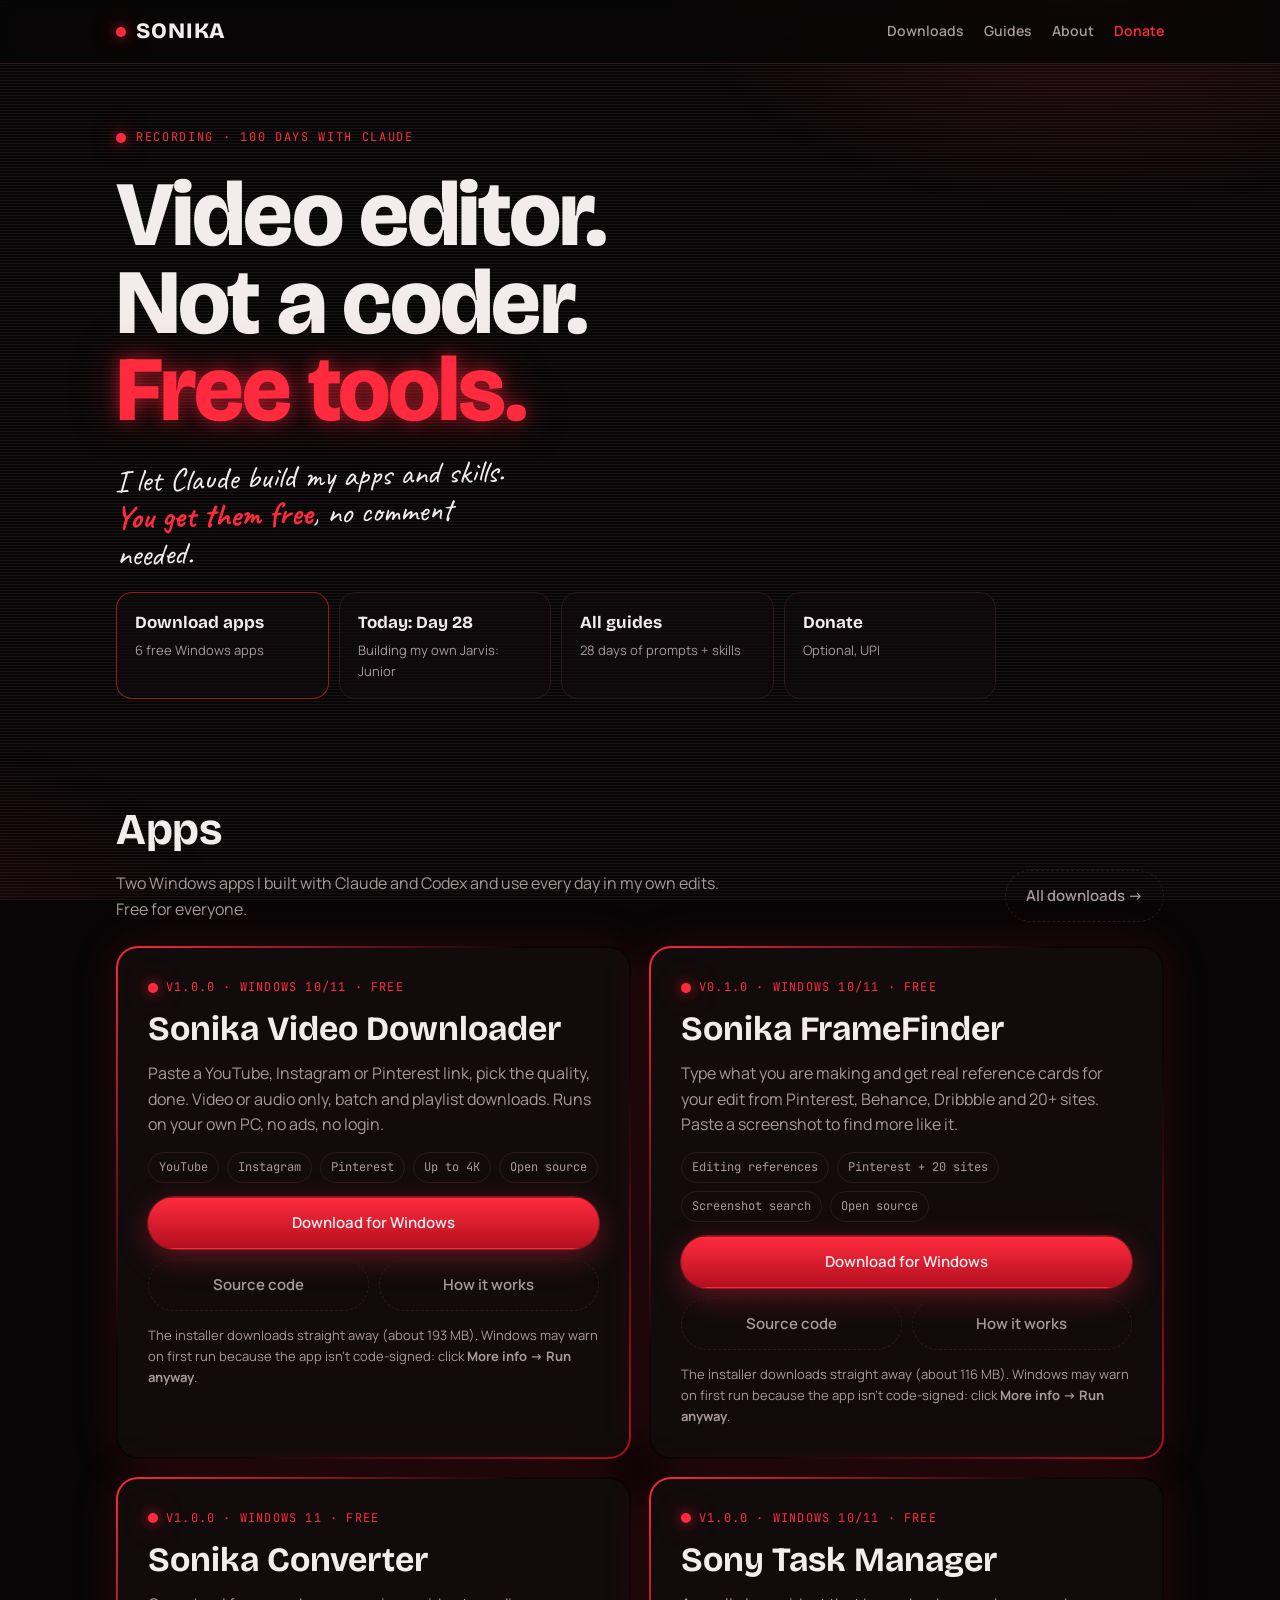
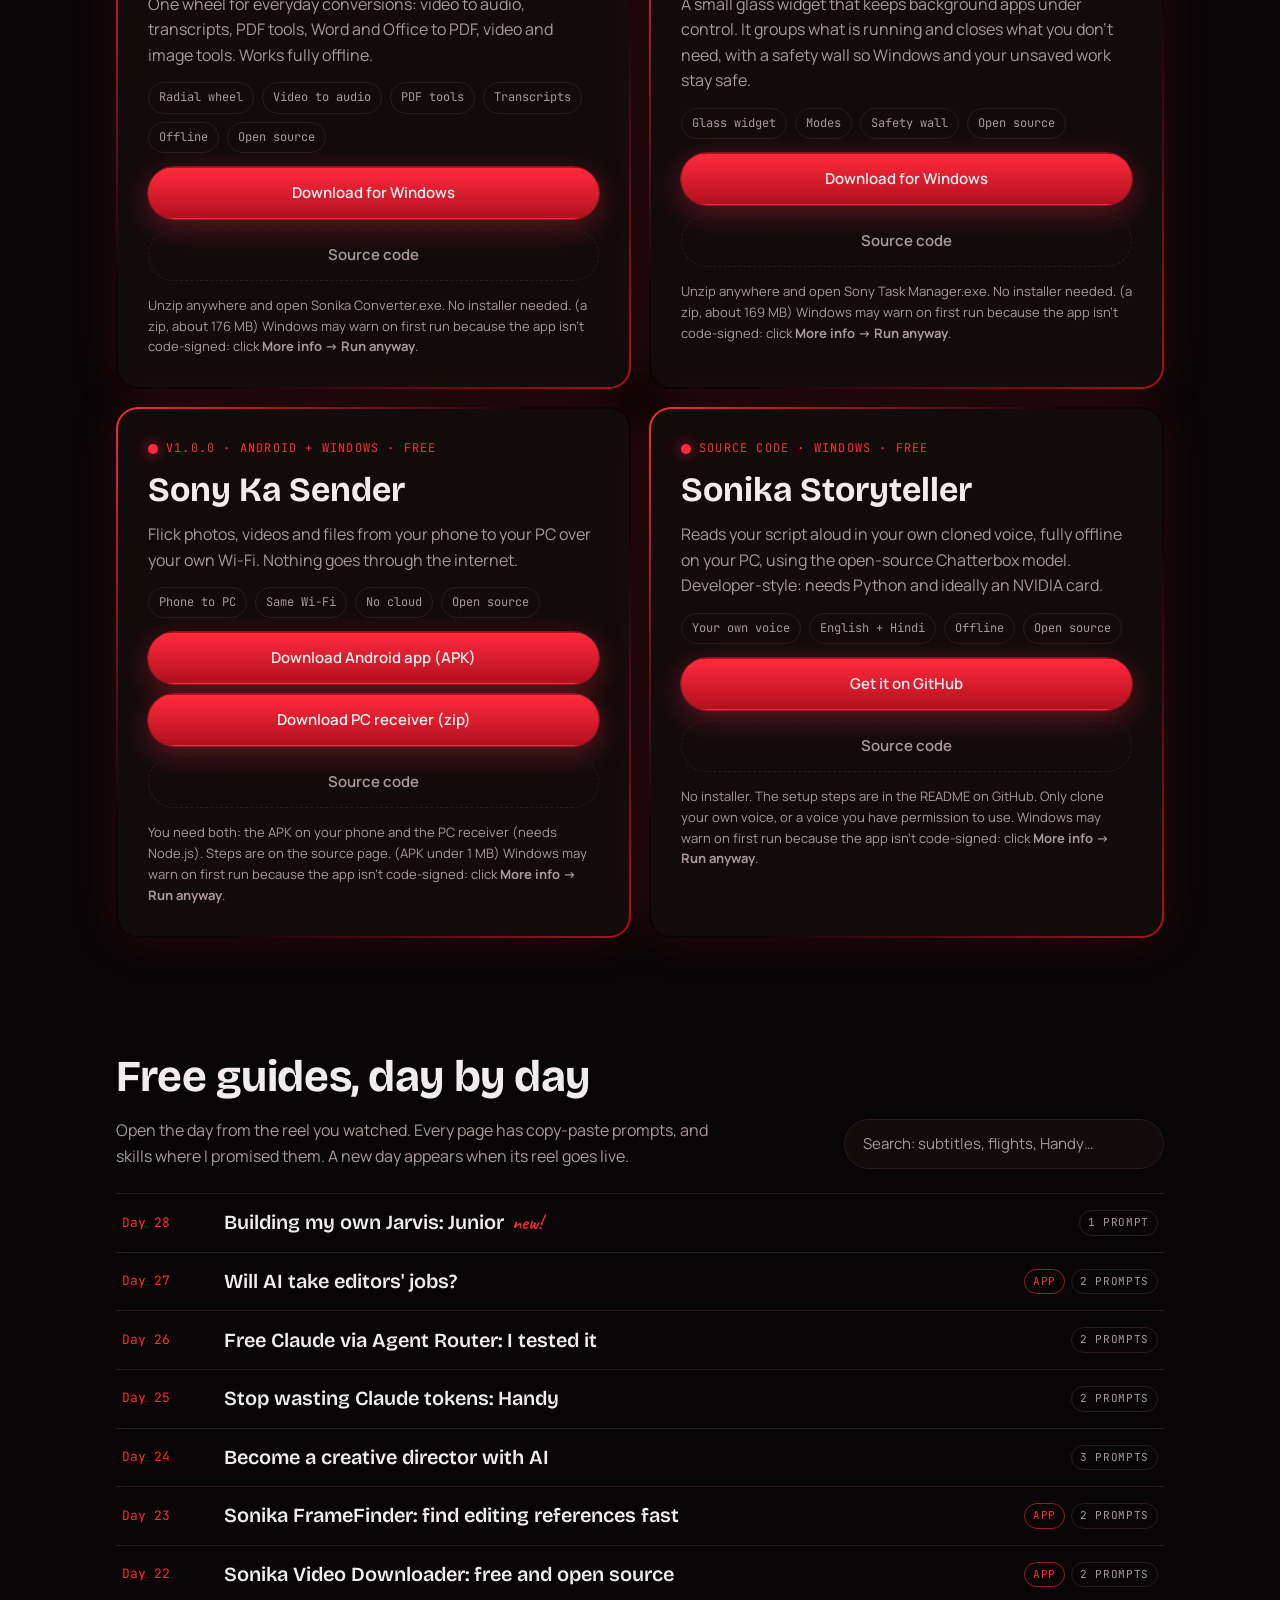
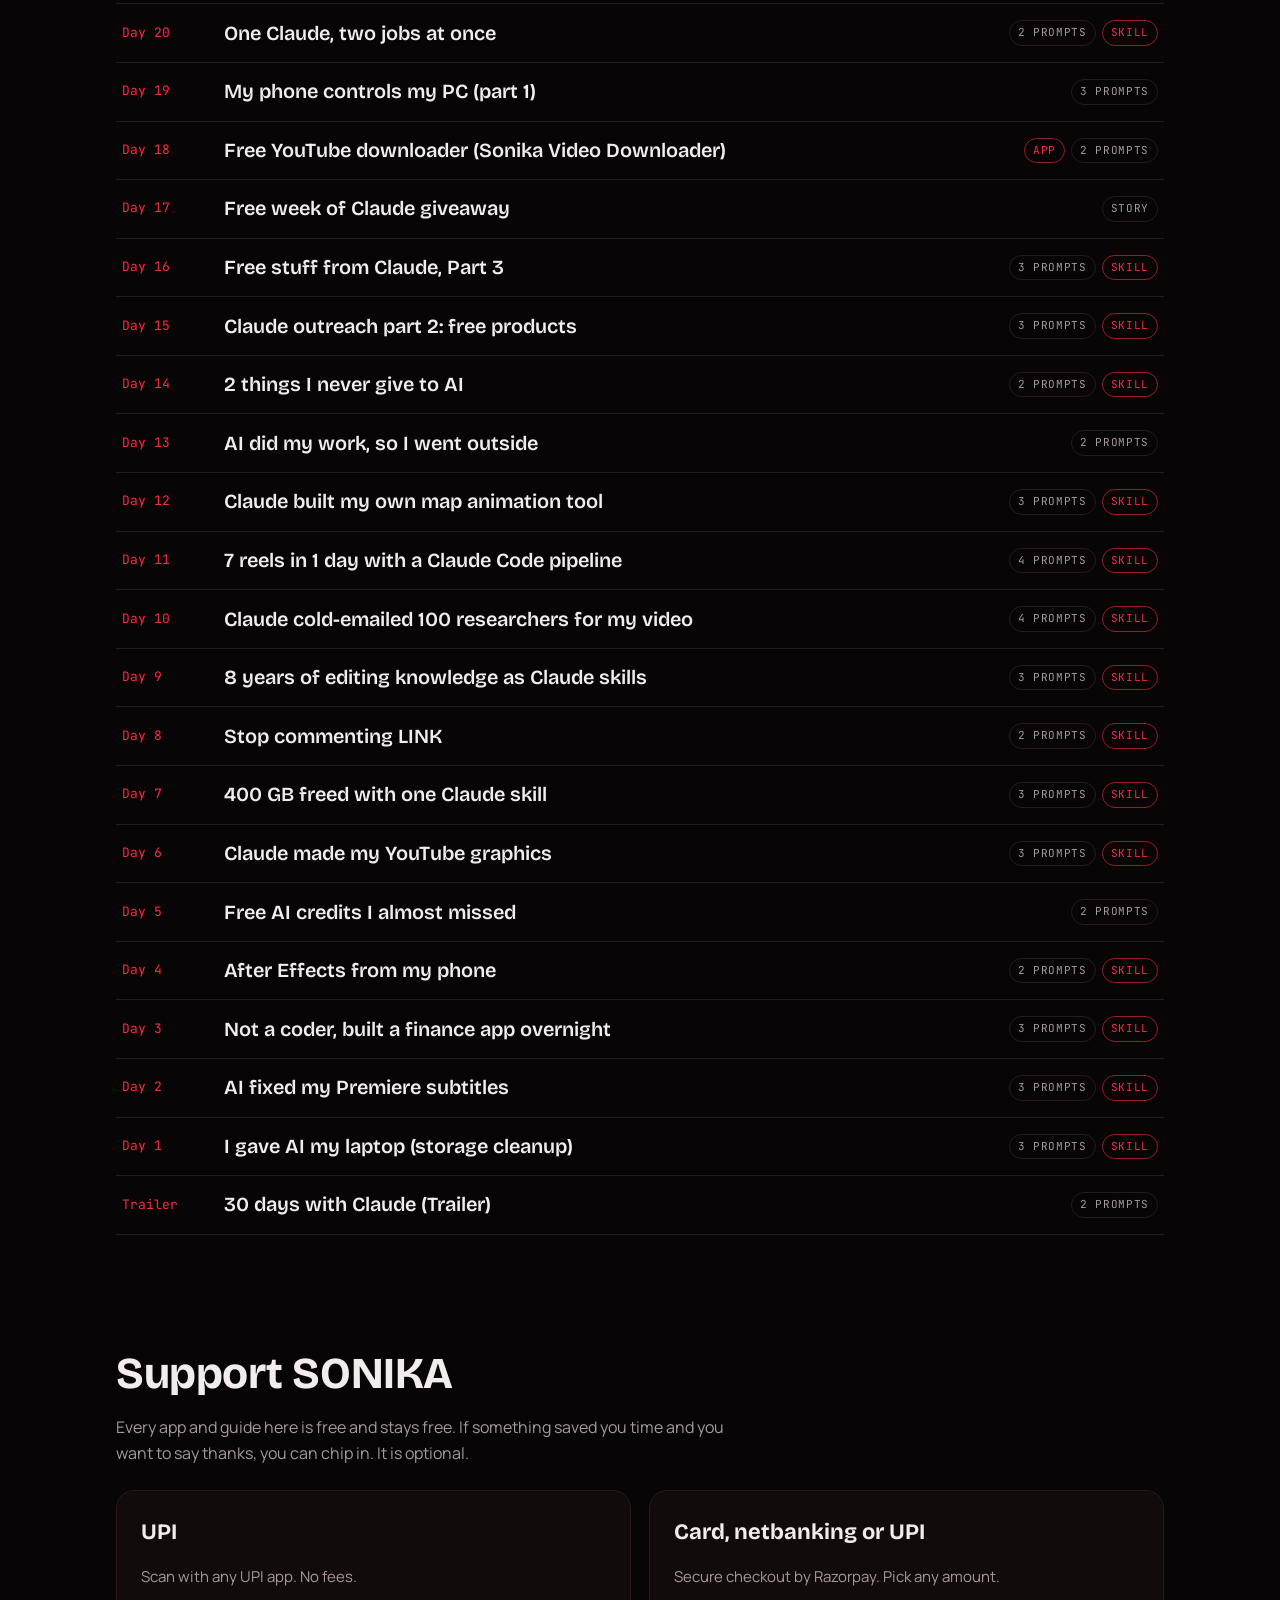
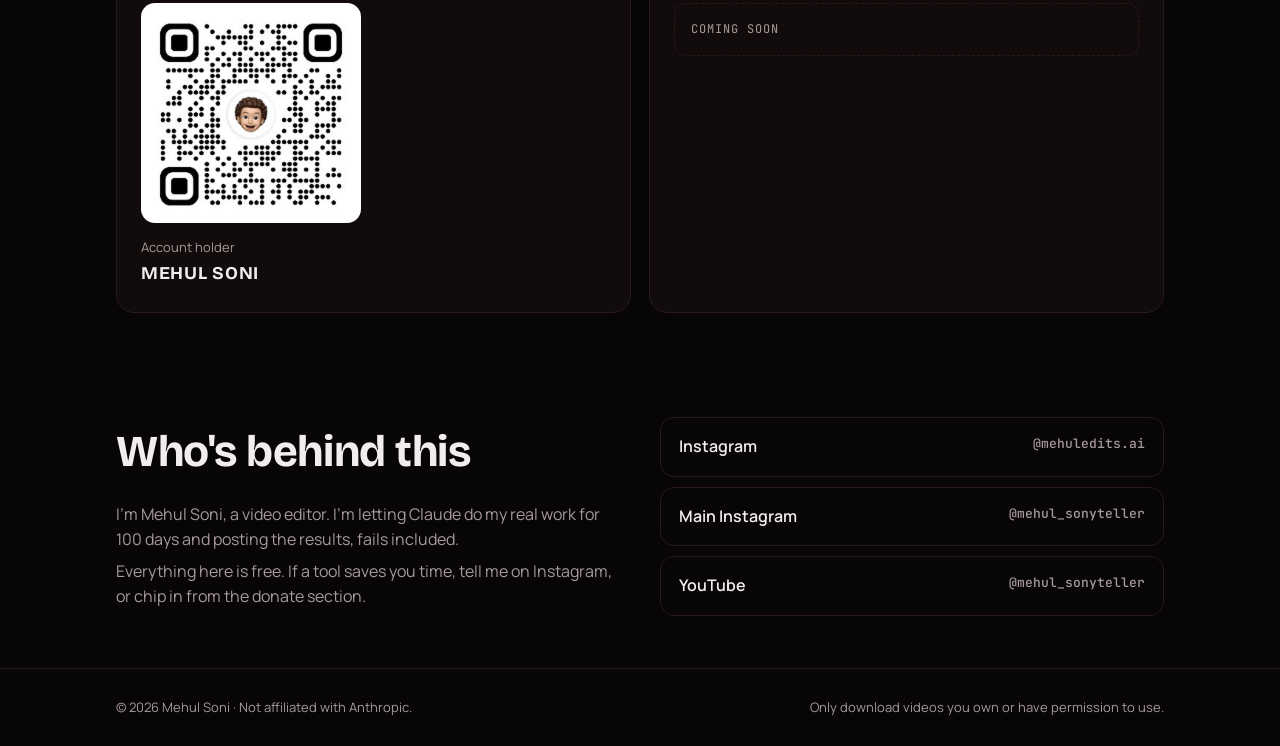
<file: index.html>
<!doctype html>
<html lang="en">
<head>
<meta charset="utf-8">
<meta name="viewport" content="width=device-width, initial-scale=1, viewport-fit=cover">
<title>SONIKA</title>
<meta name="description" content="Free apps, Claude prompts and skills by Mehul Soni (@mehuledits.ai), a video editor who lets Claude build his tools.">
<link rel="preconnect" href="https://fonts.googleapis.com">
<link rel="preconnect" href="https://fonts.gstatic.com" crossorigin>
<link rel="stylesheet" href="https://fonts.googleapis.com/css2?family=Bricolage+Grotesque:opsz,wght@12..96,500;12..96,700;12..96,800&family=Manrope:wght@400;500;600&family=Caveat:wght@600;700&family=JetBrains+Mono:wght@500&display=swap">
<link rel="icon" href="data:image/svg+xml,%3Csvg xmlns=%22http://www.w3.org/2000/svg%22 viewBox=%220 0 16 16%22%3E%3Ccircle cx=%228%22 cy=%228%22 r=%226%22 fill=%22%23ff2a3d%22/%3E%3C/svg%3E">
<link rel="stylesheet" href="assets/site.css">
</head>
<body data-page="home">
<div class="aura" aria-hidden="true"></div><div class="grain" aria-hidden="true"></div>
<header id="hdr"></header>
<main id="top">
  <div class="wrap hero">
    <div class="tag"><span class="rec" aria-hidden="true"></span>Recording · 100 days with Claude</div>
    <h1>Video editor.<br>Not a coder.<br><span class="hot">Free tools.</span></h1>
    <p class="note">I let Claude build my apps and skills. <b>You get them free</b>, no comment needed.</p>
    <nav class="quick" id="quick" aria-label="Quick links"></nav>
  </div>

  <section id="apps">
    <div class="wrap">
      <div class="sec-head"><div><h2>Apps</h2><p class="sub">Two Windows apps I built with Claude and Codex and use every day in my own edits. Free for everyone.</p></div>
        <a class="btn ghost" href="downloads.html">All downloads →</a></div>
      <div class="apps" id="appList"></div>
    </div>
  </section>

  <section id="guides">
    <div class="wrap">
      <div class="sec-head">
        <div><h2>Free guides, day by day</h2><p class="sub">Open the day from the reel you watched. Every page has copy-paste prompts, and skills where I promised them. A new day appears when its reel goes live.</p></div>
        <input id="q" class="search" type="search" placeholder="Search: subtitles, flights, Handy…" aria-label="Search guides">
      </div>
      <ul class="log" id="log"><li class="empty">Loading guides…</li></ul>
    </div>
  </section>

  <section id="donate">
    <div class="wrap">
      <div class="sec-head"><div><h2>Support SONIKA</h2><p class="sub">Every app and guide here is free and stays free. If something saved you time and you want to say thanks, you can chip in. It is optional.</p></div></div>
      <div class="don" id="donWrap"></div>
    </div>
  </section>

  <section id="about">
    <div class="wrap about">
      <div>
        <h2>Who's behind this</h2>
        <p class="sub" style="margin-top:14px">I'm Mehul Soni, a video editor. I'm letting Claude do my real work for 100 days and posting the results, fails included.</p>
        <p class="sub">Everything here is free. If a tool saves you time, tell me on Instagram, or chip in from the donate section.</p>
      </div>
      <div class="links" id="social"></div>
    </div>
  </section>
</main>
<footer id="ftr"></footer>
<script src="assets/site.js"></script>
</body>
</html>
</file>
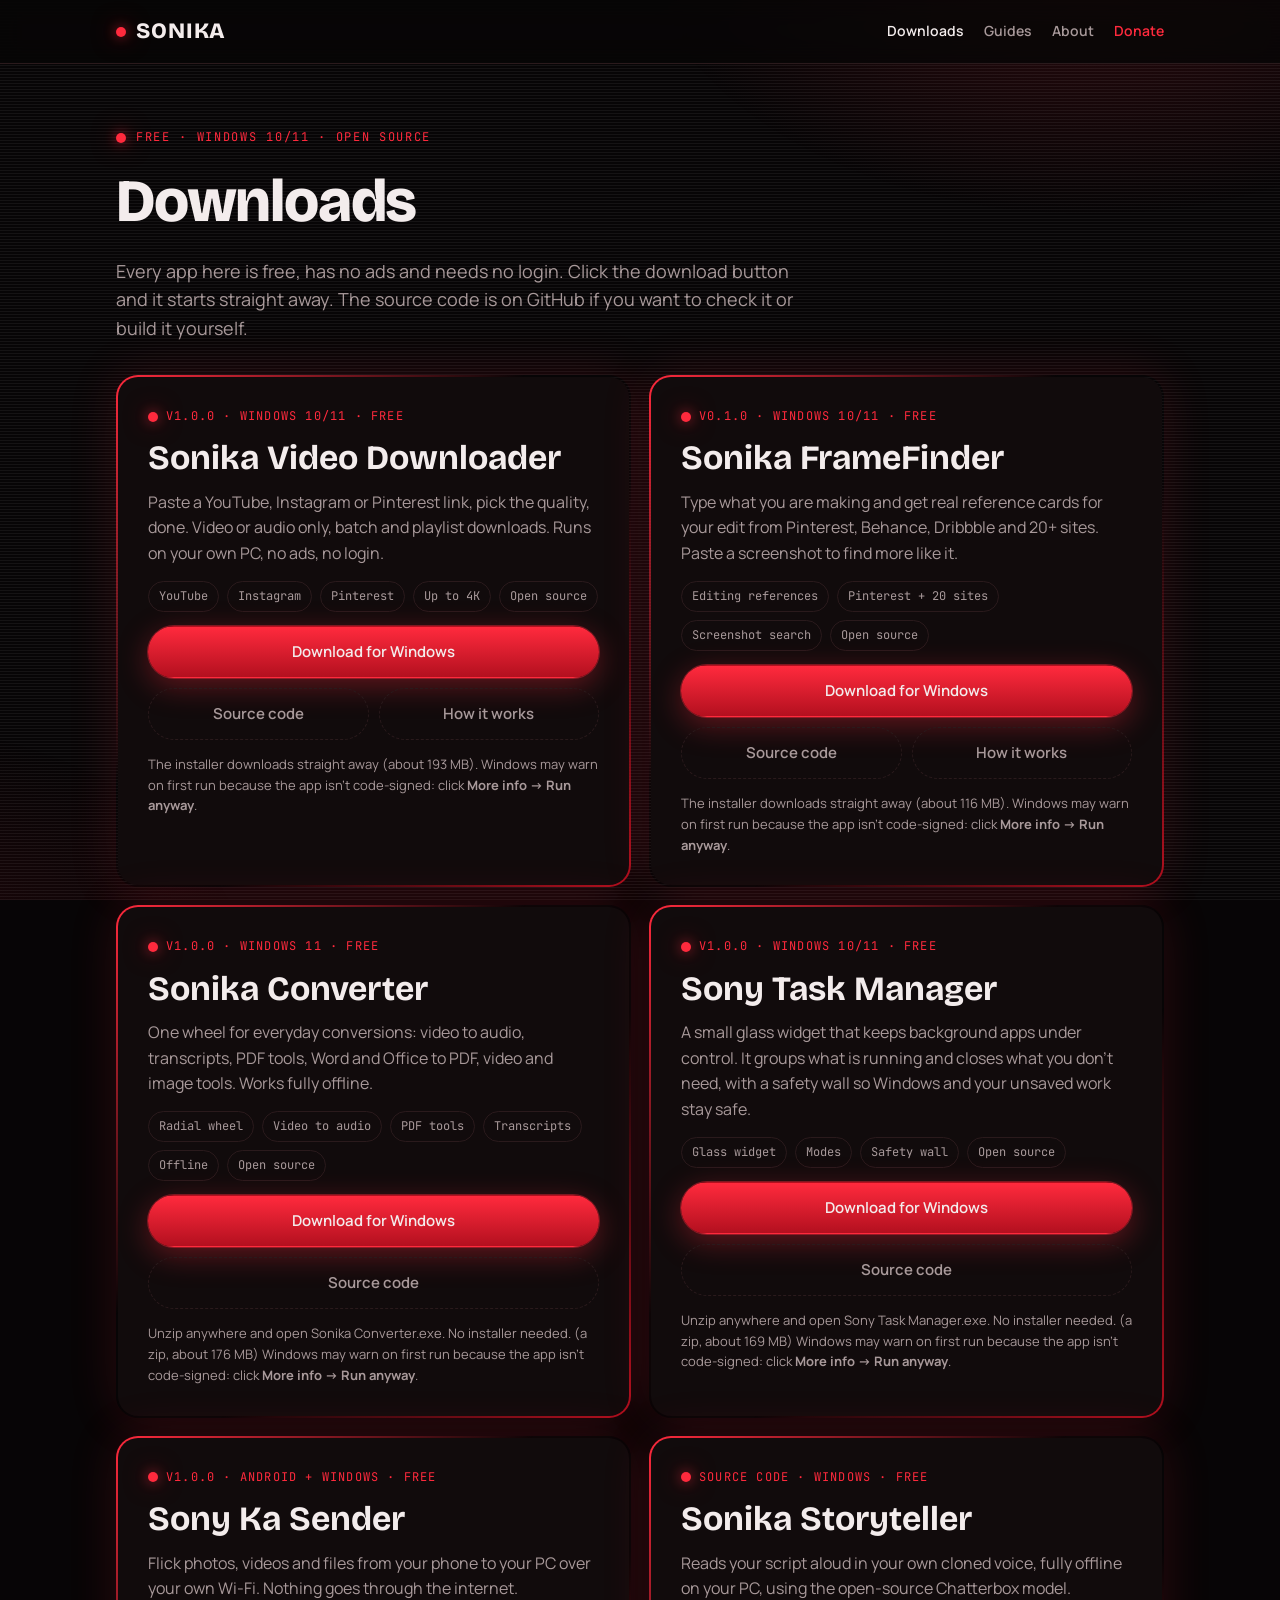
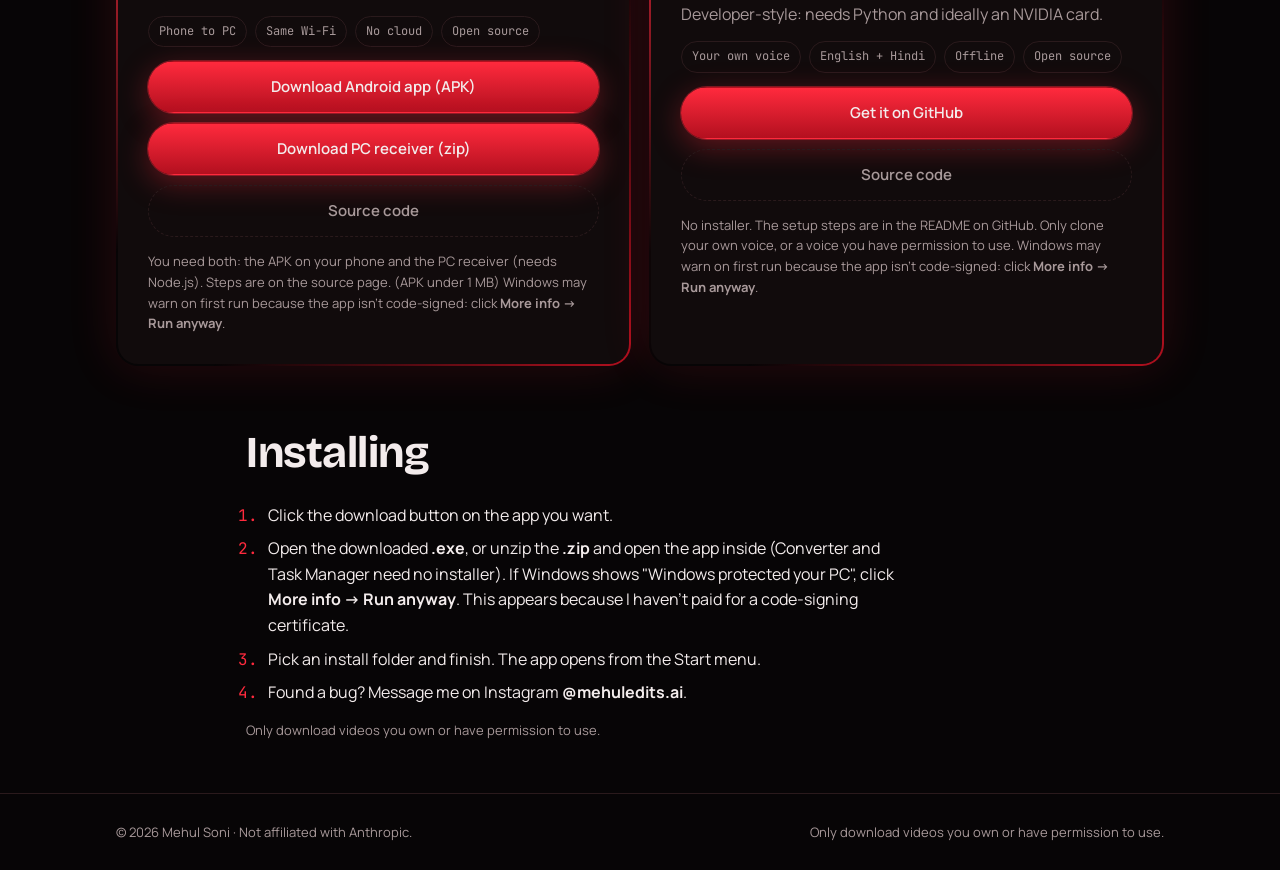
<file: downloads.html>
<!doctype html>
<html lang="en">
<head>
<meta charset="utf-8">
<meta name="viewport" content="width=device-width, initial-scale=1, viewport-fit=cover">
<title>Downloads · SONIKA</title>
<meta name="description" content="Free apps, Claude prompts and skills by Mehul Soni (@mehuledits.ai), a video editor who lets Claude build his tools.">
<link rel="preconnect" href="https://fonts.googleapis.com">
<link rel="preconnect" href="https://fonts.gstatic.com" crossorigin>
<link rel="stylesheet" href="https://fonts.googleapis.com/css2?family=Bricolage+Grotesque:opsz,wght@12..96,500;12..96,700;12..96,800&family=Manrope:wght@400;500;600&family=Caveat:wght@600;700&family=JetBrains+Mono:wght@500&display=swap">
<link rel="icon" href="data:image/svg+xml,%3Csvg xmlns=%22http://www.w3.org/2000/svg%22 viewBox=%220 0 16 16%22%3E%3Ccircle cx=%228%22 cy=%228%22 r=%226%22 fill=%22%23ff2a3d%22/%3E%3C/svg%3E">
<link rel="stylesheet" href="assets/site.css">
</head>
<body data-page="downloads">
<div class="aura" aria-hidden="true"></div><div class="grain" aria-hidden="true"></div>
<header id="hdr"></header>
<main>
  <div class="wrap hero" style="padding-bottom:20px">
    <div class="tag"><span class="rec" aria-hidden="true"></span>Free · Windows 10/11 · Open source</div>
    <h1 class="page">Downloads</h1>
    <p class="lead sub">Every app here is free, has no ads and needs no login. Click the download button and it starts straight away. The source code is on GitHub if you want to check it or build it yourself.</p>
  </div>
  <section style="padding-top:12px">
    <div class="wrap"><div class="apps" id="appList"></div></div>
  </section>
  <section style="padding-top:0">
    <div class="wrap narrow"><div class="block">
      <h2>Installing</h2>
      <ol class="steps">
        <li>Click the download button on the app you want.</li>
        <li>Open the downloaded <b>.exe</b>, or unzip the <b>.zip</b> and open the app inside (Converter and Task Manager need no installer). If Windows shows "Windows protected your PC", click <b>More info → Run anyway</b>. This appears because I haven't paid for a code-signing certificate.</li>
        <li>Pick an install folder and finish. The app opens from the Start menu.</li>
        <li>Found a bug? Message me on Instagram <b>@mehuledits.ai</b>.</li>
      </ol>
      <p class="fine">Only download videos you own or have permission to use.</p>
    </div></div>
  </section>
</main>
<footer id="ftr"></footer>
<script src="assets/site.js"></script>
</body>
</html>
</file>
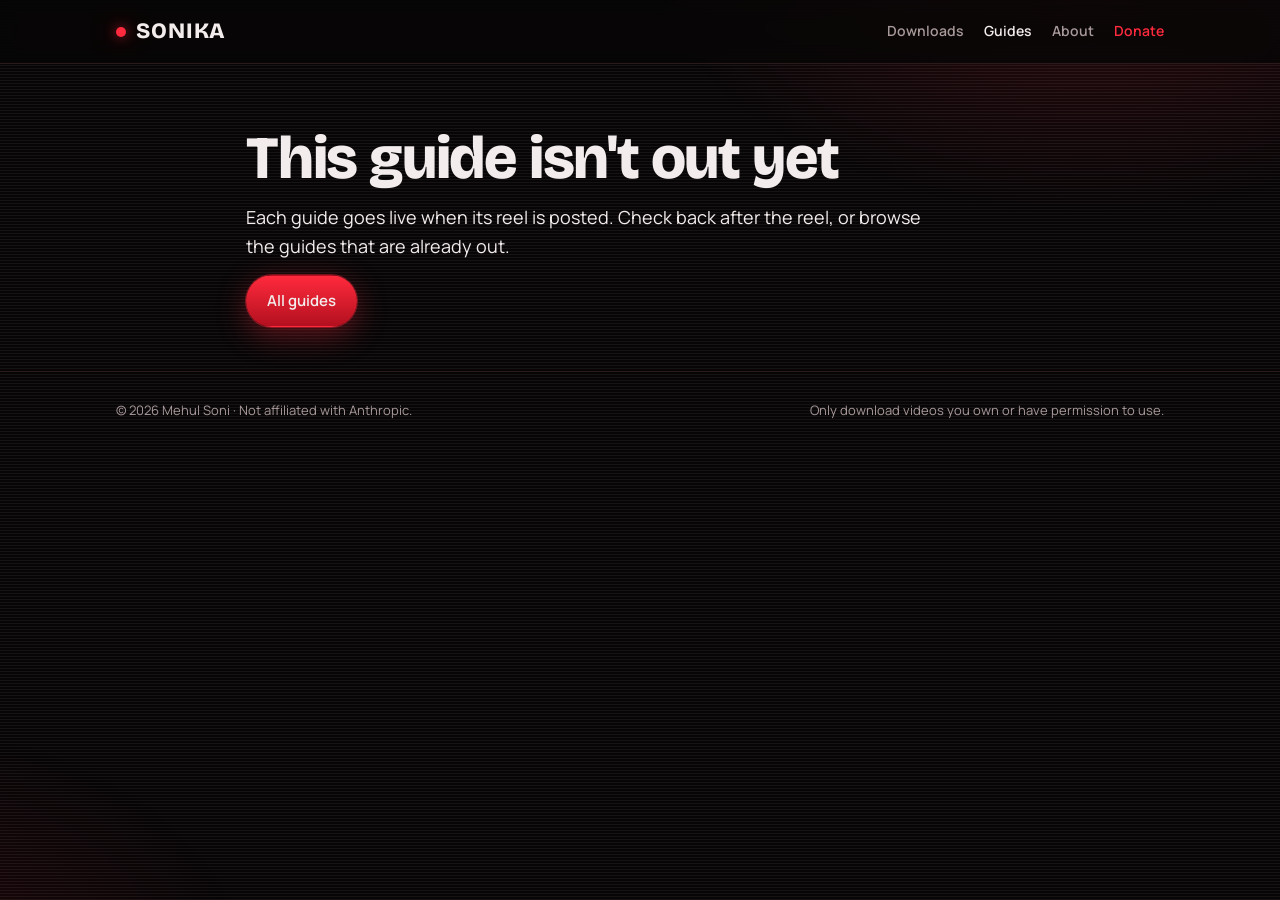
<file: guide.html>
<!doctype html>
<html lang="en">
<head>
<meta charset="utf-8">
<meta name="viewport" content="width=device-width, initial-scale=1, viewport-fit=cover">
<title>Guide · SONIKA</title>
<meta name="description" content="Free apps, Claude prompts and skills by Mehul Soni (@mehuledits.ai), a video editor who lets Claude build his tools.">
<link rel="preconnect" href="https://fonts.googleapis.com">
<link rel="preconnect" href="https://fonts.gstatic.com" crossorigin>
<link rel="stylesheet" href="https://fonts.googleapis.com/css2?family=Bricolage+Grotesque:opsz,wght@12..96,500;12..96,700;12..96,800&family=Manrope:wght@400;500;600&family=Caveat:wght@600;700&family=JetBrains+Mono:wght@500&display=swap">
<link rel="icon" href="data:image/svg+xml,%3Csvg xmlns=%22http://www.w3.org/2000/svg%22 viewBox=%220 0 16 16%22%3E%3Ccircle cx=%228%22 cy=%228%22 r=%226%22 fill=%22%23ff2a3d%22/%3E%3C/svg%3E">
<link rel="stylesheet" href="assets/site.css">
</head>
<body data-page="guide">
<div class="aura" aria-hidden="true"></div><div class="grain" aria-hidden="true"></div>
<header id="hdr"></header>
<main><div class="wrap narrow hero" id="guide"><p class="sub">Loading guide…</p></div></main>
<footer id="ftr"></footer>
<script src="assets/site.js"></script>
</body>
</html>
</file>
<file: assets/site.css>
/* SONIKA: dark editing bay, red record light. Shared by every page. */
:root{
  --ink:#070506; --panel:#110b0c; --panel-2:#170e10; --line:#2a1a1c;
  --text:#f3ecec; --muted:#a8999a; --red:#ff2a3d; --red-deep:#b3101f;
  --glow:rgba(255,42,61,.55); --ok:#4ade80;
  --f-display:"Bricolage Grotesque","Arial Black",system-ui,sans-serif;
  --f-body:"Manrope",system-ui,-apple-system,"Segoe UI",sans-serif;
  --f-hand:"Caveat","Segoe Print","Comic Sans MS",cursive;
  --f-mono:"JetBrains Mono",ui-monospace,Consolas,monospace;
  color-scheme:dark;
}
*{box-sizing:border-box}
body{margin:0}img{max-width:100%}[hidden]{display:none!important}
:root{padding-top:env(safe-area-inset-top,0px);padding-bottom:env(safe-area-inset-bottom,0px)}
html{background:var(--ink);scroll-behavior:smooth}
body{background:var(--ink);color:var(--text);font-family:var(--f-body);font-size:16px;line-height:1.6;overflow-x:hidden}
body::before{content:"";position:fixed;inset:0 0 auto;height:env(safe-area-inset-top,0px);z-index:10;background:var(--ink)}
a{color:inherit}
:focus-visible{outline:2px solid var(--red);outline-offset:3px;border-radius:6px}
.wrap{max-width:1080px;margin:0 auto;padding-left:max(16px,env(safe-area-inset-left,0px));padding-right:max(16px,env(safe-area-inset-right,0px))}
.narrow{max-width:820px}

.aura{position:fixed;inset:0;pointer-events:none;z-index:0;
  background:radial-gradient(60vmax 40vmax at 85% -10%,rgba(255,42,61,.18),transparent 60%),
             radial-gradient(50vmax 35vmax at -10% 110%,rgba(179,16,31,.16),transparent 60%)}
.grain{position:fixed;inset:0;pointer-events:none;z-index:0;opacity:.06;background-image:repeating-linear-gradient(0deg,#fff 0 1px,transparent 1px 3px)}
main,header,footer{position:relative;z-index:1}

/* nav */
header{position:sticky;top:env(safe-area-inset-top,0px);z-index:5;background:rgba(7,5,6,.82);backdrop-filter:blur(12px);border-bottom:1px solid var(--line)}
.nav{display:flex;align-items:center;justify-content:space-between;gap:16px;padding-block:14px}
.mark{font-family:var(--f-display);font-weight:800;font-size:22px;letter-spacing:.04em;text-decoration:none;display:flex;align-items:center;gap:10px}
.rec{width:10px;height:10px;border-radius:50%;background:var(--red);box-shadow:0 0 12px var(--glow),0 0 24px var(--glow);animation:pulse 1.6s ease-in-out infinite;flex:none}
@keyframes pulse{50%{opacity:.35;box-shadow:0 0 4px var(--glow)}}
.navlinks{display:flex;gap:20px;font-size:14px;font-weight:600}
.navlinks a{text-decoration:none;color:var(--muted)}
.navlinks a:hover,.navlinks a[aria-current="page"]{color:var(--text)}
.navlinks .navdonate{color:var(--red)}

/* type */
.tag{font-family:var(--f-mono);font-size:12px;letter-spacing:.14em;text-transform:uppercase;color:var(--red);display:flex;align-items:center;gap:10px}
h1{font-family:var(--f-display);font-weight:800;font-size:clamp(40px,8vw,92px);line-height:.95;letter-spacing:-.02em;margin:0;text-wrap:balance}
h1.page{font-size:clamp(34px,6vw,60px);line-height:1.02}
h1 .hot{color:var(--red);text-shadow:0 0 18px var(--glow),0 0 48px rgba(255,42,61,.35)}
h2{font-family:var(--f-display);font-weight:700;font-size:clamp(28px,4.5vw,44px);margin:0;letter-spacing:-.01em;text-wrap:balance}
h3{font-family:var(--f-display);font-weight:700;margin:0}
.sub{color:var(--muted);margin:6px 0 0;max-width:62ch}
.note{font-family:var(--f-hand);font-size:clamp(24px,3.4vw,32px);transform:rotate(-1.5deg);margin:0;max-width:30ch;line-height:1.15}
.note b{color:var(--red);font-weight:700}

/* buttons */
.ctas{display:flex;flex-wrap:wrap;gap:12px}
.btn{display:inline-flex;align-items:center;justify-content:center;gap:10px;padding:13px 20px;border-radius:999px;font-weight:600;font-size:15px;text-decoration:none;border:1px solid var(--line);transition:transform .2s,box-shadow .2s,border-color .2s;cursor:pointer;background:transparent;color:var(--text);font-family:var(--f-body)}
.btn:hover{transform:translateY(-2px);border-color:var(--red)}
.btn.primary{background:linear-gradient(180deg,var(--red),var(--red-deep));border-color:transparent;box-shadow:0 0 0 1px rgba(255,42,61,.4),0 8px 30px rgba(255,42,61,.35)}
.btn.primary:hover{box-shadow:0 0 0 1px var(--red),0 10px 44px rgba(255,42,61,.6)}
.btn.ghost{border-style:dashed;color:var(--muted)}
.btn.ghost:hover{color:var(--text)}
.btn.small{padding:8px 14px;font-size:13px}

/* layout */
.hero{padding-block:64px 44px;display:grid;gap:24px}
section{padding-block:52px}
.sec-head{display:flex;align-items:end;justify-content:space-between;gap:16px;flex-wrap:wrap;margin-bottom:24px}

/* quick tiles */
.quick{display:grid;grid-template-columns:repeat(4,1fr);gap:10px;max-width:880px}
.quick a{display:flex;flex-direction:column;gap:4px;padding:16px 18px;border:1px solid var(--line);border-radius:16px;background:rgba(17,11,12,.7);text-decoration:none;transition:border-color .2s,box-shadow .2s,transform .2s;min-width:0}
.quick a:hover{border-color:var(--red);box-shadow:0 0 24px rgba(255,42,61,.2);transform:translateY(-2px)}
.quick strong{font-family:var(--f-display);font-size:17px}
.quick span{font-size:13px;color:var(--muted)}
.quick a:first-child{border-color:rgba(255,42,61,.55)}

/* app cards */
.apps{display:grid;grid-template-columns:1fr 1fr;gap:18px}
.apps>*{min-width:0}
.app{position:relative;border-radius:22px;padding:2px;background:linear-gradient(135deg,var(--red),transparent 40%,transparent 60%,var(--red-deep));box-shadow:0 0 50px rgba(255,42,61,.14)}
.app-in{border-radius:20px;background:var(--panel);padding:clamp(20px,3vw,30px);display:grid;gap:14px;height:100%;align-content:start}
.app h3{font-size:clamp(26px,3.6vw,34px);line-height:1.05}
.status{display:inline-flex;align-items:center;gap:8px;font-family:var(--f-mono);font-size:12px;letter-spacing:.1em;text-transform:uppercase;color:var(--red)}
.chips{display:flex;flex-wrap:wrap;gap:8px}
.chip{font-family:var(--f-mono);font-size:12px;padding:5px 10px;border-radius:999px;border:1px solid var(--line);color:var(--muted)}
.fine{font-size:13px;color:var(--muted);margin:0}
.dl{display:grid;gap:10px}
.dl .btn{width:100%}
.dl-row{display:flex;gap:10px;flex-wrap:wrap}
.dl-row .btn{flex:1 1 160px}

/* guide log */
.search{background:var(--panel);border:1px solid var(--line);border-radius:999px;padding:12px 18px;color:var(--text);font:inherit;font-size:15px;width:min(320px,100%)}
.search::placeholder{color:var(--muted)}
.log{list-style:none;margin:0;padding:0;border-top:1px solid var(--line)}
.log li{border-bottom:1px solid var(--line)}
.log a{display:grid;grid-template-columns:84px 1fr auto;gap:18px;align-items:center;padding:16px 6px;text-decoration:none;transition:background .2s,padding .2s}
.log a>*{min-width:0}
.log a:hover{background:linear-gradient(90deg,rgba(255,42,61,.10),transparent 70%);padding-left:14px}
.day{font-family:var(--f-mono);font-size:13px;color:var(--red);font-variant-numeric:tabular-nums}
.gt{font-family:var(--f-display);font-weight:600;font-size:clamp(17px,2.2vw,20px);line-height:1.25}
.kinds{display:flex;gap:6px;flex-wrap:wrap;justify-content:end}
.kind{font-family:var(--f-mono);font-size:11px;letter-spacing:.06em;text-transform:uppercase;padding:3px 8px;border-radius:999px;border:1px solid var(--line);color:var(--muted);white-space:nowrap}
.kind.hot{border-color:rgba(255,42,61,.6);color:var(--red)}
.new{font-family:var(--f-hand);font-size:20px;color:var(--red);margin-left:8px}
.empty{color:var(--muted);padding:24px 6px}

/* guide page */
.crumbs{display:flex;gap:12px;flex-wrap:wrap;font-size:14px;color:var(--muted)}
.crumbs a{text-decoration:none}.crumbs a:hover{color:var(--text)}
.meta{display:flex;gap:10px;flex-wrap:wrap;align-items:center;color:var(--muted);font-size:14px}
.lead{font-size:18px;max-width:62ch;margin:0}
.block{display:grid;gap:14px}
.steps{margin:0;padding-left:22px;display:grid;gap:8px;max-width:66ch}
.steps li::marker{color:var(--red);font-family:var(--f-mono)}
.prompt{border:1px solid var(--line);border-radius:16px;background:var(--panel);overflow:hidden}
.prompt-head{display:flex;justify-content:space-between;align-items:center;gap:12px;padding:12px 14px 12px 18px;border-bottom:1px solid var(--line);background:var(--panel-2)}
.prompt-head h3{font-size:17px}
.prompt pre{margin:0;padding:16px 18px;font-family:var(--f-mono);font-size:13.5px;line-height:1.6;white-space:pre-wrap;word-break:break-word;max-height:420px;overflow:auto;color:#eadede}
.copied{color:var(--ok)!important;border-color:var(--ok)!important}
.files{display:grid;gap:10px}
.files a{display:flex;justify-content:space-between;gap:12px;align-items:center;padding:14px 16px;border:1px solid var(--line);border-radius:14px;text-decoration:none;font-weight:600}
.files a span{font-family:var(--f-mono);font-size:12px;color:var(--muted);font-weight:500}
.files a:hover{border-color:var(--red)}
.notes{border-left:2px solid var(--red);padding:4px 0 4px 16px;display:grid;gap:6px;color:var(--muted);max-width:66ch}
.notes p{margin:0}
.pager{display:flex;justify-content:space-between;gap:12px;flex-wrap:wrap;border-top:1px solid var(--line);padding-top:22px}

/* donate */
.don{display:grid;grid-template-columns:1fr 1fr;gap:18px}
.don>*{min-width:0}
.dcard{border:1px solid var(--line);border-radius:18px;background:var(--panel);padding:24px;display:grid;gap:14px;align-content:start}
.dcard h3{font-size:22px}
.dcard p{margin:0;color:var(--muted);font-size:15px}
.qr{width:220px;max-width:100%;height:auto;border-radius:14px;background:#fff;padding:8px}
.holder{display:flex;flex-direction:column;gap:2px;font-size:13px;color:var(--muted)}
.holder strong{font-family:var(--f-display);font-size:18px;color:var(--text);letter-spacing:.04em}
.soon{font-family:var(--f-mono);font-size:12px;letter-spacing:.08em;text-transform:uppercase;color:var(--muted);border:1px dashed var(--line);border-radius:12px;padding:16px}

/* about */
.about{display:grid;grid-template-columns:1fr 1fr;gap:40px}
.about>*{min-width:0}
.links{display:flex;flex-direction:column;gap:10px}
.links a{display:flex;justify-content:space-between;gap:12px;padding:16px 18px;border:1px solid var(--line);border-radius:14px;text-decoration:none;font-weight:600;transition:border-color .2s,box-shadow .2s}
.links a span{color:var(--muted);font-family:var(--f-mono);font-size:13px;font-weight:500}
.links a:hover{border-color:var(--red);box-shadow:0 0 24px rgba(255,42,61,.18)}

footer{border-top:1px solid var(--line);padding-block:28px;color:var(--muted);font-size:13px}
.foot{display:flex;justify-content:space-between;gap:16px;flex-wrap:wrap}

@media (max-width:860px){.apps{grid-template-columns:1fr}}
@media (max-width:760px){
  .quick{grid-template-columns:1fr 1fr}
  .don,.about{grid-template-columns:1fr}
  .navlinks{gap:14px}.navlinks .hide-s{display:none}
  .log a{grid-template-columns:62px 1fr;gap:12px}
  .log .kinds{display:none}
  .hero{padding-block:44px 32px}
}
@media (prefers-reduced-motion:reduce){*{animation:none!important;transition:none!important}}
</file>
